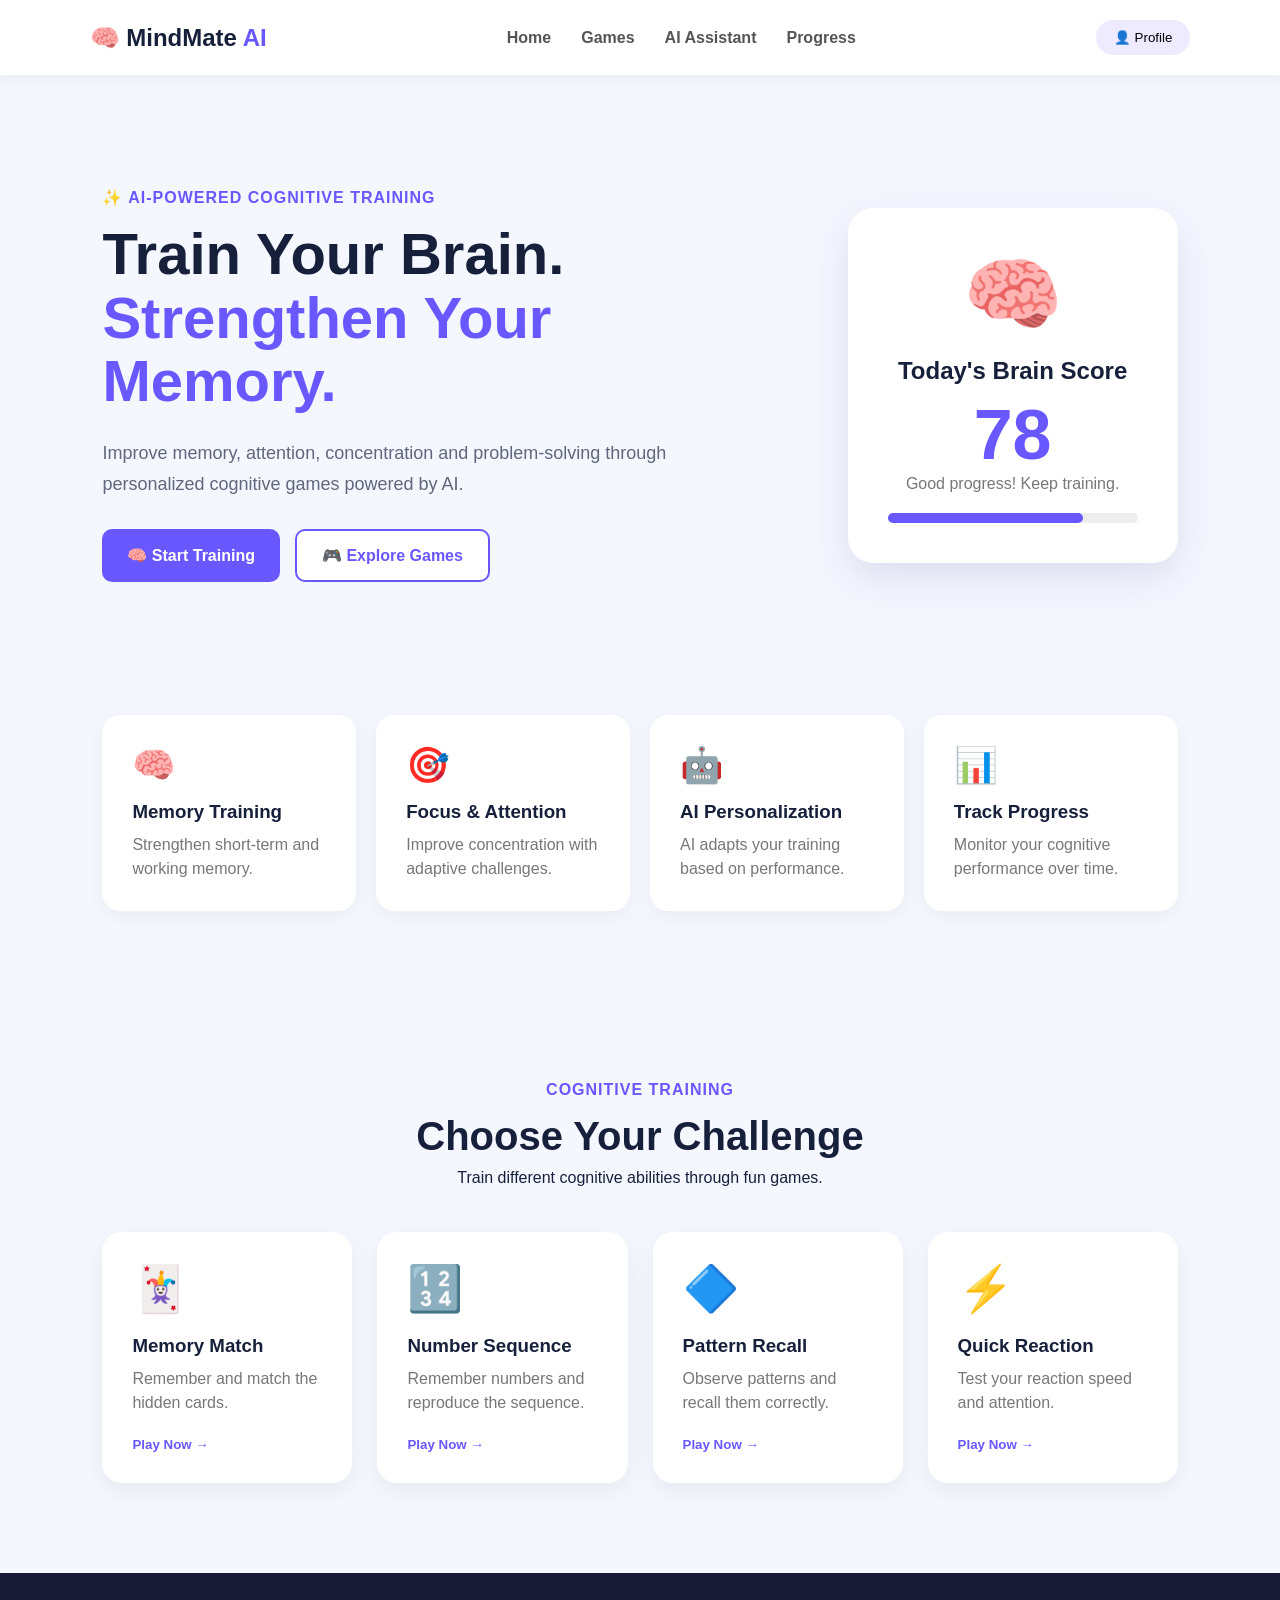
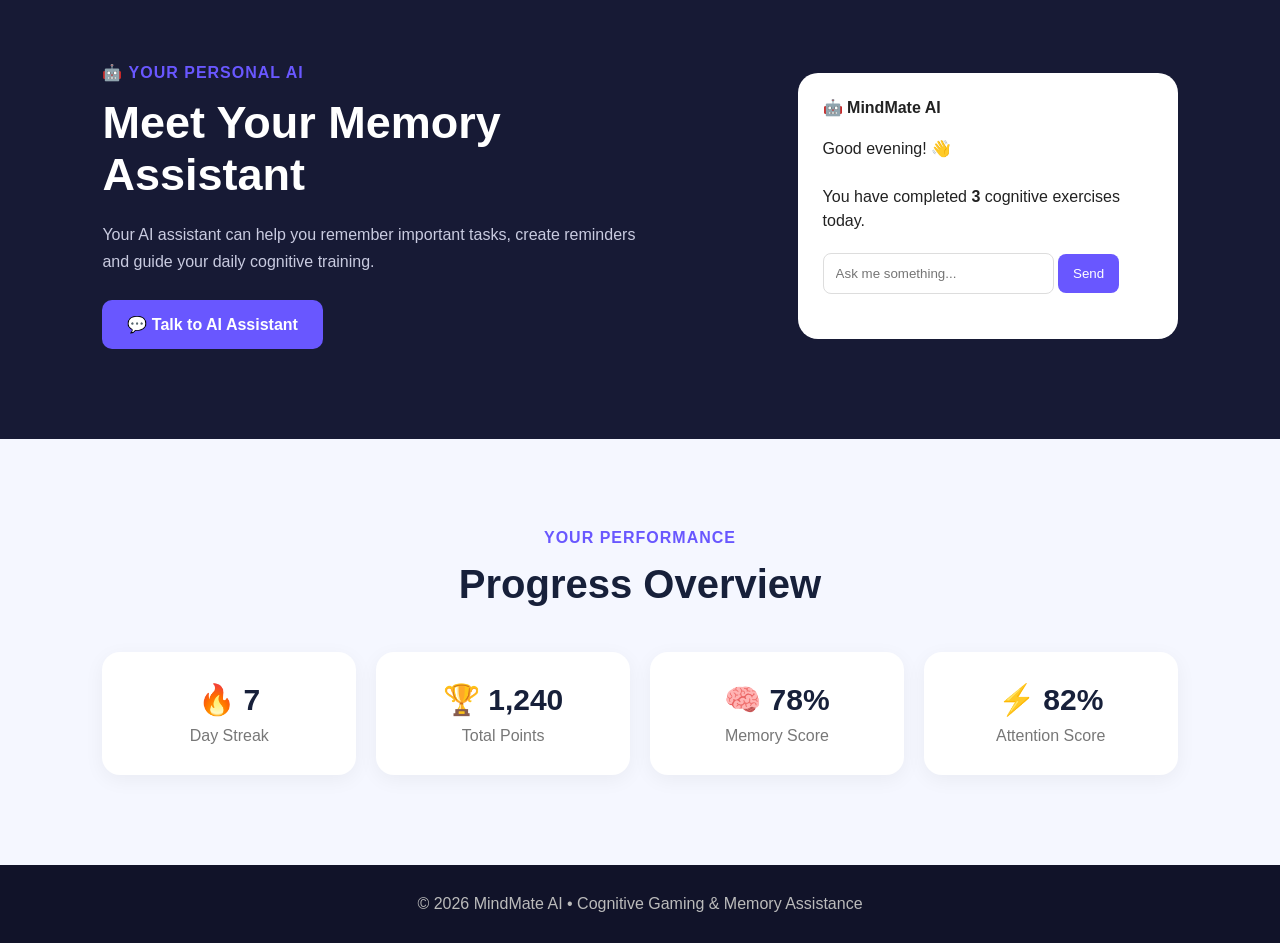
<file: index.html>
<!DOCTYPE html>
<html lang="en">
<head>
    <meta charset="UTF-8">
    <meta name="viewport" content="width=device-width, initial-scale=1.0">
    <title>MindMate AI | Cognitive Gaming</title>
    <link rel="stylesheet" href="style.css">
</head>

<body>

    <header>
        <div class="logo">🧠 MindMate <span>AI</span></div>

        <nav>
            <a href="#home">Home</a>
            <a href="#games">Games</a>
            <a href="#assistant">AI Assistant</a>
            <a href="#progress">Progress</a>
        </nav>

        <button class="profile-btn">👤 Profile</button>
    </header>


    <main>

        <!-- HERO -->
        <section id="home" class="hero">

            <div class="hero-text">
                <p class="tag">✨ AI-POWERED COGNITIVE TRAINING</p>

                <h1>
                    Train Your Brain.<br>
                    <span>Strengthen Your Memory.</span>
                </h1>

                <p class="description">
                    Improve memory, attention, concentration and
                    problem-solving through personalized cognitive games
                    powered by AI.
                </p>

                <div class="hero-buttons">
                    <button class="primary-btn" onclick="startTraining()">
                        🧠 Start Training
                    </button>

                    <button class="secondary-btn" onclick="showGames()">
                        🎮 Explore Games
                    </button>
                </div>
            </div>

            <div class="brain-card">
                <div class="brain-icon">🧠</div>
                <h2>Today's Brain Score</h2>
                <div class="score">78</div>
                <p>Good progress! Keep training.</p>

                <div class="progress-bar">
                    <div></div>
                </div>
            </div>

        </section>


        <!-- FEATURES -->
        <section class="features">

            <div class="feature-card">
                <div>🧠</div>
                <h3>Memory Training</h3>
                <p>Strengthen short-term and working memory.</p>
            </div>

            <div class="feature-card">
                <div>🎯</div>
                <h3>Focus & Attention</h3>
                <p>Improve concentration with adaptive challenges.</p>
            </div>

            <div class="feature-card">
                <div>🤖</div>
                <h3>AI Personalization</h3>
                <p>AI adapts your training based on performance.</p>
            </div>

            <div class="feature-card">
                <div>📊</div>
                <h3>Track Progress</h3>
                <p>Monitor your cognitive performance over time.</p>
            </div>

        </section>


        <!-- GAMES -->
        <section id="games" class="section">

            <div class="section-title">
                <p class="tag">COGNITIVE TRAINING</p>
                <h2>Choose Your Challenge</h2>
                <p>Train different cognitive abilities through fun games.</p>
            </div>

            <div class="games-grid">

                <div class="game-card" onclick="playGame('Memory Match')">
                    <div class="game-icon">🃏</div>
                    <h3>Memory Match</h3>
                    <p>Remember and match the hidden cards.</p>
                    <button>Play Now →</button>
                </div>

                <div class="game-card" onclick="playGame('Number Sequence')">
                    <div class="game-icon">🔢</div>
                    <h3>Number Sequence</h3>
                    <p>Remember numbers and reproduce the sequence.</p>
                    <button>Play Now →</button>
                </div>

                <div class="game-card" onclick="playGame('Pattern Recall')">
                    <div class="game-icon">🔷</div>
                    <h3>Pattern Recall</h3>
                    <p>Observe patterns and recall them correctly.</p>
                    <button>Play Now →</button>
                </div>

                <div class="game-card" onclick="playGame('Quick Reaction')">
                    <div class="game-icon">⚡</div>
                    <h3>Quick Reaction</h3>
                    <p>Test your reaction speed and attention.</p>
                    <button onclick="playGame('Memory Match')">Play Now →</button>
                </div>

            </div>

        </section>


        <!-- AI ASSISTANT -->
        <section id="assistant" class="assistant-section">

            <div class="assistant-content">

                <p class="tag">🤖 YOUR PERSONAL AI</p>

                <h2>Meet Your Memory Assistant</h2>

                <p>
                    Your AI assistant can help you remember important
                    tasks, create reminders and guide your daily cognitive
                    training.
                </p>

                <button class="primary-btn" onclick="openAssistant()">
                    💬 Talk to AI Assistant
                </button>

            </div>

            <div class="assistant-box">

                <div class="ai-message">
                    🤖 <strong>MindMate AI</strong>
                </div>

                <p>
                    Good evening! 👋<br><br>
                    You have completed <strong>3</strong> cognitive
                    exercises today.
                </p>

                <input
                    type="text"
                    id="assistantInput"
                    placeholder="Ask me something..."
                >

                <button onclick="askAssistant()">Send</button>

                <p id="assistantResponse"></p>

            </div>

        </section>


        <!-- PROGRESS -->
        <section id="progress" class="section">

            <div class="section-title">
                <p class="tag">YOUR PERFORMANCE</p>
                <h2>Progress Overview</h2>
            </div>

            <div class="stats">

                <div class="stat-card">
                    <h3>🔥 7</h3>
                    <p>Day Streak</p>
                </div>

                <div class="stat-card">
                    <h3>🏆 1,240</h3>
                    <p>Total Points</p>
                </div>

                <div class="stat-card">
                    <h3>🧠 78%</h3>
                    <p>Memory Score</p>
                </div>

                <div class="stat-card">
                    <h3>⚡ 82%</h3>
                    <p>Attention Score</p>
                </div>

            </div>

        </section>

    </main>


    <footer>
        <p>© 2026 MindMate AI • Cognitive Gaming & Memory Assistance</p>
    </footer>

    <script src="script.js"></script>

</body>
</html>
</file>
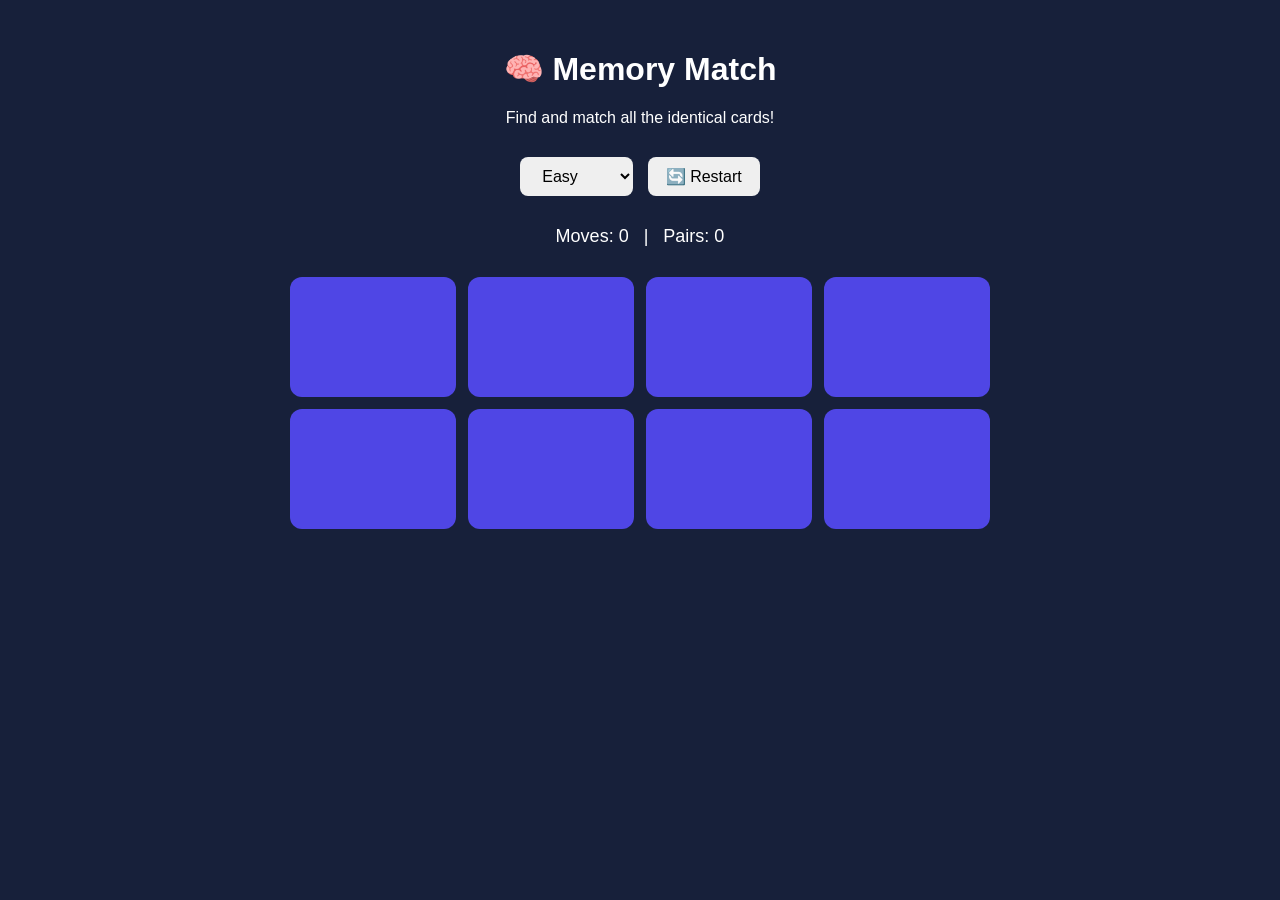
<file: memory-game.html>
<!DOCTYPE html>
<html lang="en">
<head>
    <meta charset="UTF-8">
    <meta name="viewport" content="width=device-width, initial-scale=1.0">
    <title>MindMate AI - Memory Match</title>

    <style>
        * {
            box-sizing: border-box;
        }

        body {
            margin: 0;
            padding: 20px;
            min-height: 100vh;
            font-family: Arial, sans-serif;
            background: #17203a;
            color: white;
            text-align: center;
        }

        h1 {
            margin-top: 30px;
        }

        .controls {
            margin: 25px 0;
        }

        select,
        button {
            padding: 10px 18px;
            margin: 5px;
            border: none;
            border-radius: 8px;
            cursor: pointer;
            font-size: 16px;
        }

        .game-board {
            max-width: 700px;
            margin: 30px auto;
            display: grid;
            grid-template-columns: repeat(4, 1fr);
            gap: 12px;
        }

        .card {
            height: 120px;
            background: #ffffff;
            color: #17203a;
            border-radius: 12px;
            display: flex;
            align-items: center;
            justify-content: center;
            font-size: 40px;
            cursor: pointer;
        }

        .card.hidden {
            background: #4f46e5;
            color: transparent;
        }

        .stats {
            margin: 20px;
            font-size: 18px;
        }

        #message {
            margin-top: 20px;
            font-size: 20px;
            font-weight: bold;
        }

        @media (max-width: 600px) {
            .game-board {
                grid-template-columns: repeat(3, 1fr);
            }

            .card {
                height: 90px;
                font-size: 30px;
            }
        }
    </style>
</head>

<body>

    <h1>🧠 Memory Match</h1>

    <p>Find and match all the identical cards!</p>

    <div class="controls">
        <select id="difficulty">
            <option value="easy">Easy</option>
            <option value="medium">Medium</option>
            <option value="hard">Hard</option>
        </select>

        <button onclick="startGame()">🔄 Restart</button>
    </div>

    <div class="stats">
        Moves: <span id="moves">0</span>
        &nbsp; | &nbsp;
        Pairs: <span id="pairs">0</span>
    </div>

    <div id="gameBoard" class="game-board"></div>

    <div id="message"></div>

    <script>
        const emojis = [
            "🍎", "🍌", "🍇", "🍉",
            "🍓", "🍊", "🥝", "🍍"
        ];

        let cards = [];
        let firstCard = null;
        let secondCard = null;
        let lockBoard = false;
        let moves = 0;
        let pairs = 0;

        function startGame() {
            const difficulty = document.getElementById("difficulty").value;

            let pairCount = 4;

            if (difficulty === "medium") {
                pairCount = 6;
            }

            if (difficulty === "hard") {
                pairCount = 8;
            }

            cards = [...emojis.slice(0, pairCount), ...emojis.slice(0, pairCount)];

            cards.sort(() => Math.random() - 0.5);

            firstCard = null;
            secondCard = null;
            lockBoard = false;
            moves = 0;
            pairs = 0;

            document.getElementById("moves").textContent = moves;
            document.getElementById("pairs").textContent = pairs;
            document.getElementById("message").textContent = "";

            const board = document.getElementById("gameBoard");
            board.innerHTML = "";

            cards.forEach((emoji, index) => {
                const card = document.createElement("div");

                card.className = "card hidden";
                card.dataset.value = emoji;
                card.textContent = emoji;

                card.onclick = function () {
                    flipCard(card);
                };

                board.appendChild(card);
            });
        }

        function flipCard(card) {
            if (lockBoard) return;
            if (!card.classList.contains("hidden")) return;
            if (card === firstCard) return;

            card.classList.remove("hidden");

            if (!firstCard) {
                firstCard = card;
                return;
            }

            secondCard = card;
            moves++;

            document.getElementById("moves").textContent = moves;

            checkMatch();
        }

        function checkMatch() {
            if (firstCard.dataset.value === secondCard.dataset.value) {
                pairs++;

                document.getElementById("pairs").textContent = pairs;

                firstCard = null;
                secondCard = null;

                if (pairs === cards.length / 2) {
                    document.getElementById("message").textContent =
                        "🎉 Congratulations! You matched all cards!";
                }

            } else {
                lockBoard = true;

                setTimeout(() => {
                    firstCard.classList.add("hidden");
                    secondCard.classList.add("hidden");

                    firstCard = null;
                    secondCard = null;
                    lockBoard = false;
                }, 800);
            }
        }

        startGame();
    </script>

</body>
</html>
</file>
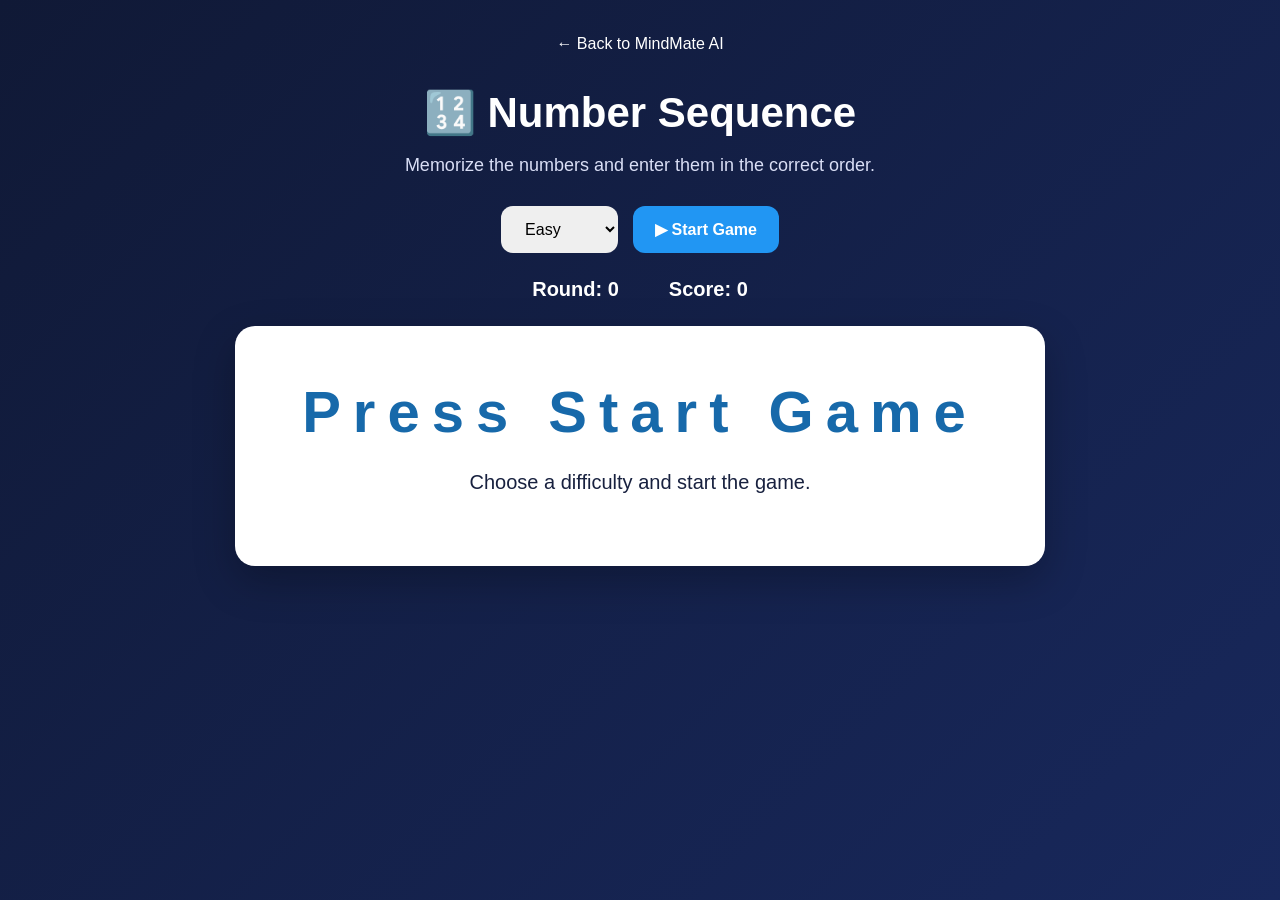
<file: number-sequence.html>
<!DOCTYPE html>
<html lang="en">
<head>
    <meta charset="UTF-8">
    <meta name="viewport" content="width=device-width, initial-scale=1.0">

    <title>MindMate AI - Number Sequence</title>

    <style>
        * {
            box-sizing: border-box;
        }

        body {
            margin: 0;
            font-family: Arial, sans-serif;
            background: linear-gradient(135deg, #101936, #18285c);
            color: white;
            min-height: 100vh;
        }

        .container {
            width: 90%;
            max-width: 850px;
            margin: auto;
            text-align: center;
            padding: 35px 20px;
        }

        .back {
            display: inline-block;
            color: white;
            text-decoration: none;
            margin-bottom: 25px;
            font-size: 16px;
        }

        .back:hover {
            text-decoration: underline;
        }

        h1 {
            font-size: 42px;
            margin: 10px 0;
        }

        .subtitle {
            font-size: 18px;
            color: #d9def5;
            margin-bottom: 30px;
        }

        .controls {
            display: flex;
            justify-content: center;
            align-items: center;
            gap: 15px;
            flex-wrap: wrap;
            margin-bottom: 25px;
        }

        select,
        button,
        input {
            font-family: inherit;
        }

        select {
            padding: 14px 20px;
            border: none;
            border-radius: 12px;
            font-size: 16px;
            cursor: pointer;
        }

        button {
            padding: 14px 22px;
            border: none;
            border-radius: 12px;
            background: #2196f3;
            color: white;
            font-size: 16px;
            font-weight: bold;
            cursor: pointer;
        }

        button:hover {
            background: #1976d2;
            transform: translateY(-1px);
        }

        .stats {
            display: flex;
            justify-content: center;
            gap: 50px;
            margin: 20px 0;
            font-size: 20px;
            font-weight: bold;
        }

        .game-box {
            background: white;
            color: #18213f;
            border-radius: 20px;
            padding: 45px 25px;
            margin-top: 25px;
            box-shadow: 0 15px 40px rgba(0,0,0,0.25);
        }

        #numberBox {
            font-size: 58px;
            font-weight: bold;
            letter-spacing: 12px;
            min-height: 80px;
            display: flex;
            justify-content: center;
            align-items: center;
            color: #1769aa;
        }

        #message {
            font-size: 20px;
            margin: 20px 0;
            min-height: 30px;
        }

        .input-area {
            display: none;
            margin-top: 25px;
        }

        .input-area p {
            font-size: 18px;
            margin-bottom: 12px;
        }

        #answer {
            width: 80%;
            max-width: 450px;
            padding: 16px;
            border: 2px solid #b9c4e5;
            border-radius: 12px;
            font-size: 24px;
            text-align: center;
            outline: none;
        }

        #answer:focus {
            border-color: #2196f3;
        }

        .submit-btn {
            margin-top: 15px;
        }

        .result {
            display: none;
            margin-top: 25px;
            padding: 25px;
            border-radius: 15px;
            background: #eef5ff;
        }

        .result h2 {
            margin-top: 0;
        }

        .correct {
            color: #188038;
            font-weight: bold;
        }

        .wrong {
            color: #d93025;
            font-weight: bold;
        }

        @media (max-width: 600px) {

            h1 {
                font-size: 32px;
            }

            .stats {
                gap: 25px;
                font-size: 17px;
            }

            #numberBox {
                font-size: 40px;
                letter-spacing: 7px;
            }

            #answer {
                width: 100%;
            }
        }
    </style>
</head>

<body>

<div class="container">

    <a href="index.html" class="back">← Back to MindMate AI</a>

    <h1>🔢 Number Sequence</h1>

    <p class="subtitle">
        Memorize the numbers and enter them in the correct order.
    </p>

    <div class="controls">

        <select id="difficulty">
            <option value="easy">Easy</option>
            <option value="medium">Medium</option>
            <option value="hard">Hard</option>
        </select>

        <button onclick="startGame()">▶ Start Game</button>

    </div>

    <div class="stats">

        <span>
            Round:
            <b id="round">0</b>
        </span>

        <span>
            Score:
            <b id="score">0</b>
        </span>

    </div>

    <div class="game-box">

        <div id="numberBox">
            Press Start Game
        </div>

        <div id="message">
            Choose a difficulty and start the game.
        </div>

        <!-- THIS IS THE INPUT BOX -->
        <div id="inputArea" class="input-area">

            <p>Enter the number you remember:</p>

            <input
                type="text"
                id="answer"
                placeholder="Enter number here"
                autocomplete="off"
            >

            <br>

            <button class="submit-btn" onclick="checkAnswer()">
                ✓ Submit Answer
            </button>

        </div>

        <div id="result" class="result">

            <h2 id="resultTitle"></h2>

            <p id="resultText"></p>

            <button onclick="startGame()">
                ▶ Next Round
            </button>

        </div>

    </div>

</div>


<script>

    let sequence = "";
    let score = 0;
    let round = 0;
    let canAnswer = false;

    function startGame() {

        // Get selected difficulty
        const difficulty =
            document.getElementById("difficulty").value;

        // Settings for each level
        let length = 4;
        let displayTime = 2000;

        if (difficulty === "medium") {
            length = 6;
            displayTime = 2500;
        }

        if (difficulty === "hard") {
            length = 8;
            displayTime = 3000;
        }

        // Generate random number sequence
        sequence = "";

        for (let i = 0; i < length; i++) {
            sequence += Math.floor(Math.random() * 10);
        }

        // Update round
        round++;

        document.getElementById("round").textContent = round;

        // Hide input
        document.getElementById("inputArea").style.display = "none";

        // Hide result
        document.getElementById("result").style.display = "none";

        // Show sequence
        document.getElementById("numberBox").textContent = sequence;

        document.getElementById("message").textContent =
            "Memorize the number!";

        canAnswer = false;

        // Hide number after selected time
        setTimeout(function () {

            document.getElementById("numberBox").textContent =
                "???";

            document.getElementById("message").textContent =
                "Now enter the number you remember.";

            // SHOW INPUT BOX
            document.getElementById("inputArea").style.display =
                "block";

            document.getElementById("answer").value = "";

            document.getElementById("answer").focus();

            canAnswer = true;

        }, displayTime);
    }


    function checkAnswer() {

        if (!canAnswer) {
            return;
        }

        const answer =
            document.getElementById("answer").value.trim();

        if (answer === "") {

            document.getElementById("message").textContent =
                "⚠️ Please enter a number first.";

            document.getElementById("answer").focus();

            return;
        }

        canAnswer = false;

        if (answer === sequence) {

            score += 10;

            document.getElementById("score").textContent =
                score;

            document.getElementById("resultTitle").textContent =
                "🎉 Correct!";

            document.getElementById("resultText").textContent =
                "Excellent memory! You remembered the sequence correctly.";

            document.getElementById("message").innerHTML =
                '<span class="correct">✓ Correct answer!</span>';

        } else {

            document.getElementById("resultTitle").textContent =
                "❌ Incorrect";

            document.getElementById("resultText").textContent =
                "The correct sequence was: " + sequence;

            document.getElementById("message").innerHTML =
                '<span class="wrong">✗ Incorrect answer.</span>';
        }

        // Hide input
        document.getElementById("inputArea").style.display =
            "none";

        // Show result
        document.getElementById("result").style.display =
            "block";
    }


    // Allow ENTER key to submit
    document.getElementById("answer").addEventListener(
        "keydown",
        function(event) {

            if (event.key === "Enter") {
                checkAnswer();
            }

        }
    );

</script>

</body>
</html>
</file>
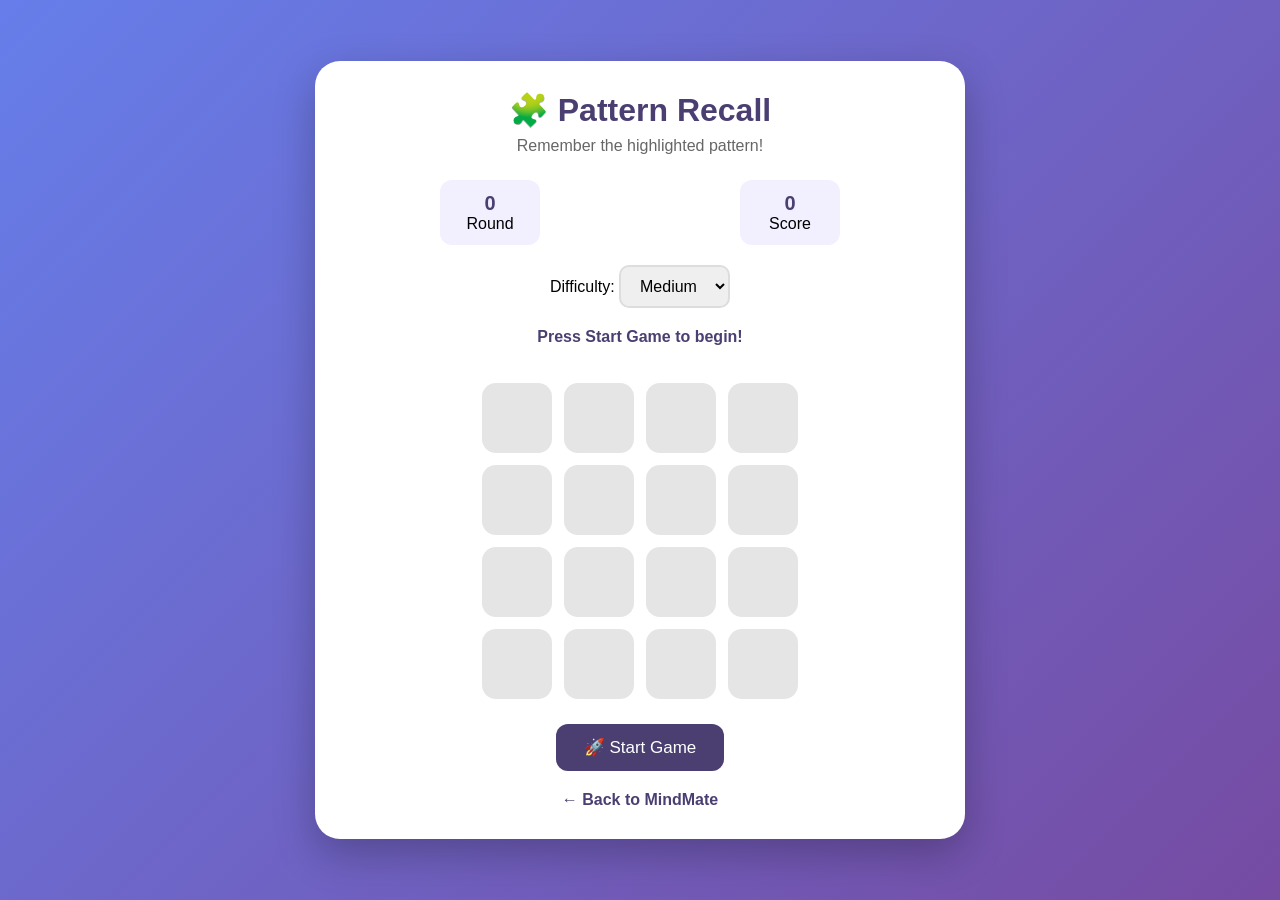
<file: pattern-recall.html>
<!DOCTYPE html>
<html lang="en">
<head>
    <meta charset="UTF-8">
    <meta name="viewport" content="width=device-width, initial-scale=1.0">
    <title>Pattern Recall - MindMate AI</title>

    <style>
        * {
            box-sizing: border-box;
            margin: 0;
            padding: 0;
        }

        body {
            font-family: Arial, sans-serif;
            min-height: 100vh;
            background: linear-gradient(135deg, #667eea, #764ba2);
            display: flex;
            justify-content: center;
            align-items: center;
            padding: 20px;
        }

        .game-container {
            width: 100%;
            max-width: 650px;
            background: white;
            border-radius: 25px;
            padding: 30px;
            text-align: center;
            box-shadow: 0 15px 40px rgba(0, 0, 0, 0.25);
        }

        h1 {
            color: #4b3f72;
            margin-bottom: 8px;
        }

        .subtitle {
            color: #666;
            margin-bottom: 25px;
        }

        .stats {
            display: flex;
            justify-content: space-around;
            margin-bottom: 20px;
            gap: 10px;
        }

        .stat {
            background: #f2f0ff;
            padding: 12px 18px;
            border-radius: 12px;
            min-width: 100px;
        }

        .stat strong {
            display: block;
            color: #4b3f72;
            font-size: 20px;
        }

        .difficulty {
            margin-bottom: 20px;
        }

        select {
            padding: 10px 15px;
            border-radius: 10px;
            border: 2px solid #ddd;
            font-size: 16px;
        }

        .message {
            min-height: 30px;
            margin: 15px 0;
            font-weight: bold;
            color: #4b3f72;
        }

        .grid {
            display: grid;
            grid-template-columns: repeat(4, 70px);
            gap: 12px;
            justify-content: center;
            margin: 25px auto;
        }

        .tile {
            width: 70px;
            height: 70px;
            border: none;
            border-radius: 14px;
            background: #e5e5e5;
            cursor: pointer;
            transition: 0.2s;
        }

        .tile:hover {
            transform: scale(1.05);
        }

        .tile.active {
            background: #6c63ff;
            box-shadow: 0 0 20px rgba(108, 99, 255, 0.7);
        }

        .tile.selected {
            background: #4caf50;
        }

        button.start {
            border: none;
            background: #4b3f72;
            color: white;
            padding: 13px 28px;
            border-radius: 12px;
            font-size: 17px;
            cursor: pointer;
        }

        button.start:hover {
            background: #352c58;
        }

        .back {
            display: inline-block;
            margin-top: 20px;
            text-decoration: none;
            color: #4b3f72;
            font-weight: bold;
        }

        @media (max-width: 500px) {
            .grid {
                grid-template-columns: repeat(4, 55px);
                gap: 8px;
            }

            .tile {
                width: 55px;
                height: 55px;
            }

            .game-container {
                padding: 20px;
            }
        }
    </style>
</head>

<body>

<div class="game-container">

    <h1>🧩 Pattern Recall</h1>
    <p class="subtitle">Remember the highlighted pattern!</p>

    <div class="stats">
        <div class="stat">
            <strong id="round">0</strong>
            Round
        </div>

        <div class="stat">
            <strong id="score">0</strong>
            Score
        </div>
    </div>

    <div class="difficulty">
        <label for="difficulty">Difficulty: </label>

        <select id="difficulty">
            <option value="3">Easy</option>
            <option value="5" selected>Medium</option>
            <option value="7">Hard</option>
        </select>
    </div>

    <div class="message" id="message">
        Press Start Game to begin!
    </div>

    <div class="grid" id="grid"></div>

    <button class="start" onclick="startGame()">
        🚀 Start Game
    </button>

    <br>

    <a class="back" href="index.html">
        ← Back to MindMate
    </a>

</div>

<script>

    const grid = document.getElementById("grid");
    const message = document.getElementById("message");
    const scoreDisplay = document.getElementById("score");
    const roundDisplay = document.getElementById("round");
    const difficulty = document.getElementById("difficulty");

    let pattern = [];
    let selected = [];
    let score = 0;
    let round = 0;
    let acceptingInput = false;

    function createGrid() {

        grid.innerHTML = "";

        for (let i = 0; i < 16; i++) {

            const tile = document.createElement("button");

            tile.className = "tile";
            tile.dataset.index = i;

            tile.addEventListener("click", () => selectTile(i, tile));

            grid.appendChild(tile);
        }
    }

    function startGame() {

        score = 0;
        round = 0;

        scoreDisplay.textContent = score;
        roundDisplay.textContent = round;

        createGrid();

        nextRound();
    }

    function nextRound() {

        round++;

        roundDisplay.textContent = round;

        selected = [];
        acceptingInput = false;

        const patternSize = Number(difficulty.value);

        pattern = [];

        while (pattern.length < patternSize) {

            const randomTile = Math.floor(Math.random() * 16);

            if (!pattern.includes(randomTile)) {
                pattern.push(randomTile);
            }
        }

        message.textContent = "👀 Remember the pattern...";

        const tiles = document.querySelectorAll(".tile");

        pattern.forEach(index => {
            tiles[index].classList.add("active");
        });

        setTimeout(() => {

            tiles.forEach(tile => {
                tile.classList.remove("active");
            });

            acceptingInput = true;

            message.textContent =
                "🧠 Now reproduce the pattern!";

        }, 1800);
    }

    function selectTile(index, tile) {

        if (!acceptingInput) {
            return;
        }

        if (selected.includes(index)) {
            return;
        }

        selected.push(index);

        tile.classList.add("selected");

        if (selected.length === pattern.length) {

            acceptingInput = false;

            checkPattern();
        }
    }

    function checkPattern() {

        const correct =
            selected.length === pattern.length &&
            selected.every(index => pattern.includes(index));

        if (correct) {

            score += 10;

            scoreDisplay.textContent = score;

            message.textContent =
                "🎉 Excellent! Pattern remembered!";

            setTimeout(() => {
                nextRound();
            }, 1200);

        } else {

            message.textContent =
                "❌ Incorrect pattern! Try the next round.";

            setTimeout(() => {
                nextRound();
            }, 1500);
        }
    }

    createGrid();

</script>

</body>
</html>
</file>
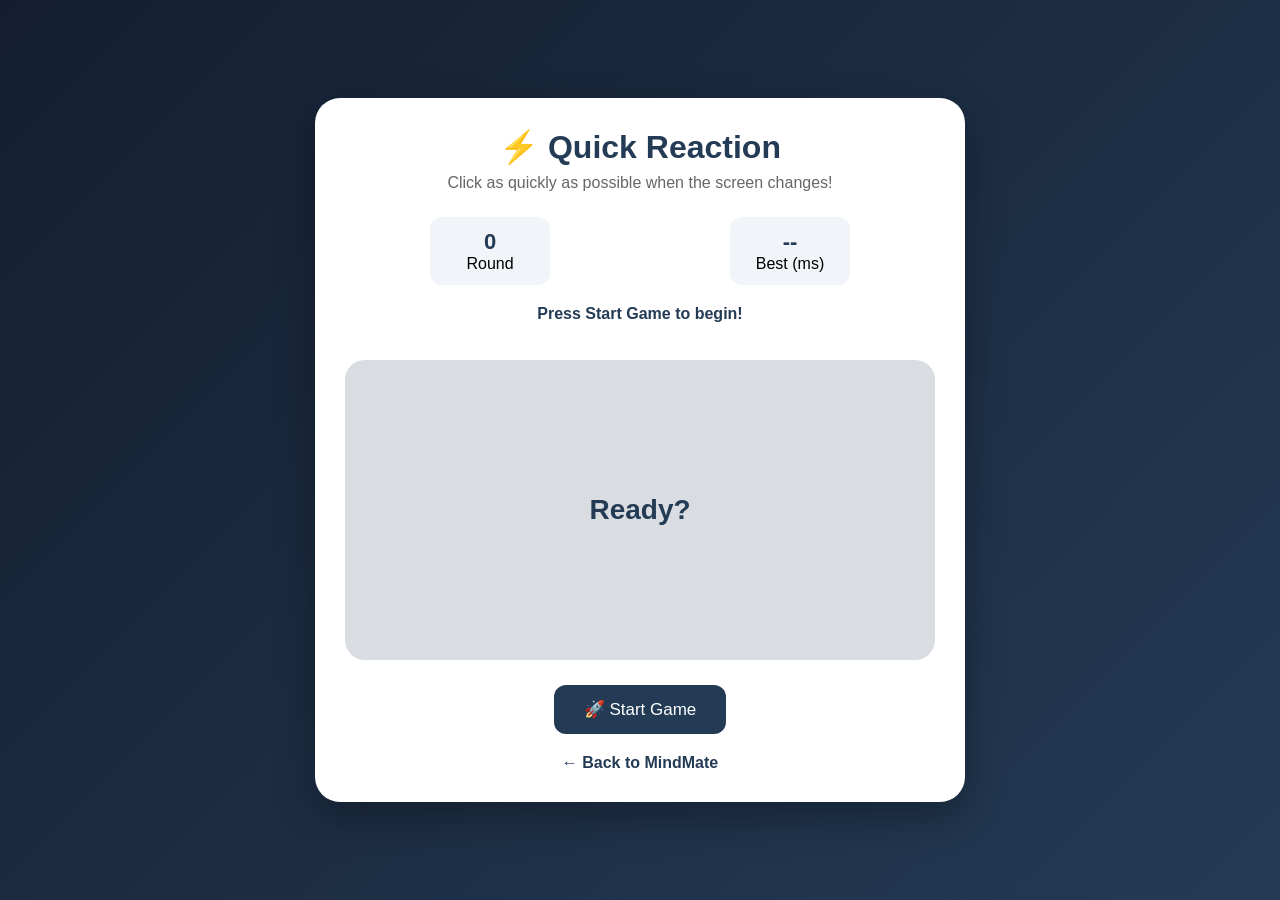
<file: quick-reaction.html>
<!DOCTYPE html>
<html lang="en">
<head>
    <meta charset="UTF-8">
    <meta name="viewport" content="width=device-width, initial-scale=1.0">
    <title>Quick Reaction - MindMate AI</title>

    <style>
        * {
            box-sizing: border-box;
            margin: 0;
            padding: 0;
        }

        body {
            font-family: Arial, sans-serif;
            min-height: 100vh;
            background: linear-gradient(135deg, #141e30, #243b55);
            display: flex;
            justify-content: center;
            align-items: center;
            padding: 20px;
        }

        .game-container {
            width: 100%;
            max-width: 650px;
            background: white;
            border-radius: 25px;
            padding: 30px;
            text-align: center;
            box-shadow: 0 15px 40px rgba(0,0,0,0.3);
        }

        h1 {
            color: #243b55;
            margin-bottom: 8px;
        }

        .subtitle {
            color: #666;
            margin-bottom: 25px;
        }

        .stats {
            display: flex;
            justify-content: space-around;
            gap: 10px;
            margin-bottom: 20px;
        }

        .stat {
            background: #f1f4f8;
            padding: 12px 20px;
            border-radius: 12px;
            min-width: 120px;
        }

        .stat strong {
            display: block;
            font-size: 22px;
            color: #243b55;
        }

        #reactionBox {
            width: 100%;
            height: 300px;
            border-radius: 20px;
            background: #d9dde2;
            display: flex;
            justify-content: center;
            align-items: center;
            margin: 25px 0;
            cursor: pointer;
            user-select: none;
            transition: 0.15s;
        }

        #reactionText {
            font-size: 28px;
            font-weight: bold;
            color: #243b55;
            padding: 20px;
        }

        #reactionBox.ready {
            background: #42d66b;
        }

        .start {
            border: none;
            background: #243b55;
            color: white;
            padding: 14px 30px;
            border-radius: 12px;
            font-size: 17px;
            cursor: pointer;
        }

        .start:hover {
            opacity: 0.9;
        }

        .message {
            min-height: 30px;
            font-weight: bold;
            color: #243b55;
        }

        .back {
            display: inline-block;
            margin-top: 20px;
            text-decoration: none;
            color: #243b55;
            font-weight: bold;
        }

        @media (max-width: 500px) {
            #reactionBox {
                height: 240px;
            }

            #reactionText {
                font-size: 22px;
            }
        }
    </style>
</head>

<body>

<div class="game-container">

    <h1>⚡ Quick Reaction</h1>

    <p class="subtitle">
        Click as quickly as possible when the screen changes!
    </p>

    <div class="stats">

        <div class="stat">
            <strong id="round">0</strong>
            Round
        </div>

        <div class="stat">
            <strong id="best">--</strong>
            Best (ms)
        </div>

    </div>

    <div class="message" id="message">
        Press Start Game to begin!
    </div>

    <div id="reactionBox" onclick="reactionClick()">

        <div id="reactionText">
            Ready?
        </div>

    </div>

    <button class="start" onclick="startGame()">
        🚀 Start Game
    </button>

    <br>

    <a class="back" href="index.html">
        ← Back to MindMate
    </a>

</div>

<script>

    const reactionBox = document.getElementById("reactionBox");
    const reactionText = document.getElementById("reactionText");
    const message = document.getElementById("message");
    const roundDisplay = document.getElementById("round");
    const bestDisplay = document.getElementById("best");

    let waiting = false;
    let ready = false;
    let startTime = 0;
    let round = 0;
    let bestTime = null;
    let timer = null;

    function startGame() {

        clearTimeout(timer);

        round = 0;
        bestTime = null;

        roundDisplay.textContent = "0";
        bestDisplay.textContent = "--";

        nextRound();
    }

    function nextRound() {

        round++;

        roundDisplay.textContent = round;

        waiting = true;
        ready = false;

        reactionBox.classList.remove("ready");

        reactionText.textContent = "Wait for it...";
        message.textContent = "👀 Don't click yet!";

        const randomDelay =
            Math.floor(Math.random() * 3000) + 2000;

        timer = setTimeout(() => {

            ready = true;
            waiting = false;

            reactionBox.classList.add("ready");

            reactionText.textContent = "CLICK NOW! ⚡";
            message.textContent = "🔥 GO!";

            startTime = performance.now();

        }, randomDelay);
    }

    function reactionClick() {

        if (waiting) {

            clearTimeout(timer);

            waiting = false;

            reactionText.textContent = "Too early! ❌";
            message.textContent =
                "You clicked too early. Try again.";

            setTimeout(nextRound, 1500);

            return;
        }

        if (!ready) {
            return;
        }

        const reactionTime =
            Math.round(performance.now() - startTime);

        ready = false;

        reactionBox.classList.remove("ready");

        reactionText.textContent =
            reactionTime + " ms";

        message.textContent =
            "⚡ Great reaction!";

        if (bestTime === null || reactionTime < bestTime) {

            bestTime = reactionTime;

            bestDisplay.textContent = bestTime;

        }

        setTimeout(nextRound, 1500);
    }

</script>

</body>
</html>
</file>
<file: style.css>
* {
    margin: 0;
    padding: 0;
    box-sizing: border-box;
    font-family: Arial, sans-serif;
}

html {
    scroll-behavior: smooth;
}

body {
    background: #f5f7ff;
    color: #17203a;
}

/* HEADER */

header {
    height: 75px;
    background: white;
    display: flex;
    align-items: center;
    justify-content: space-between;
    padding: 0 7%;
    box-shadow: 0 3px 15px rgba(0,0,0,0.06);
    position: sticky;
    top: 0;
    z-index: 100;
}

.logo {
    font-size: 24px;
    font-weight: bold;
}

.logo span {
    color: #6957ff;
}

nav {
    display: flex;
    gap: 30px;
}

nav a {
    text-decoration: none;
    color: #555;
    font-weight: 600;
}

nav a:hover {
    color: #6957ff;
}

.profile-btn {
    border: none;
    padding: 10px 18px;
    border-radius: 20px;
    background: #eeeaff;
    cursor: pointer;
}


/* HERO */

.hero {
    min-height: 620px;
    padding: 80px 8%;
    display: flex;
    align-items: center;
    justify-content: space-between;
    gap: 60px;
}

.hero-text {
    max-width: 650px;
}

.tag {
    color: #6957ff;
    font-weight: bold;
    letter-spacing: 1px;
    margin-bottom: 15px;
}

.hero h1 {
    font-size: 58px;
    line-height: 1.1;
    margin-bottom: 25px;
}

.hero h1 span {
    color: #6957ff;
}

.description {
    font-size: 18px;
    line-height: 1.7;
    color: #60677d;
    margin-bottom: 30px;
}

.hero-buttons {
    display: flex;
    gap: 15px;
}

.primary-btn,
.secondary-btn {
    padding: 15px 25px;
    border-radius: 10px;
    font-size: 16px;
    font-weight: bold;
    cursor: pointer;
}

.primary-btn {
    border: none;
    background: #6957ff;
    color: white;
}

.secondary-btn {
    border: 2px solid #6957ff;
    background: white;
    color: #6957ff;
}


/* BRAIN CARD */

.brain-card {
    width: 330px;
    padding: 40px;
    text-align: center;
    background: white;
    border-radius: 25px;
    box-shadow: 0 15px 40px rgba(50,40,120,0.12);
}

.brain-icon {
    font-size: 80px;
    margin-bottom: 15px;
}

.brain-card h2 {
    margin-bottom: 10px;
}

.score {
    font-size: 70px;
    font-weight: bold;
    color: #6957ff;
}

.brain-card p {
    color: #777;
}

.progress-bar {
    height: 10px;
    background: #eee;
    border-radius: 10px;
    margin-top: 20px;
}

.progress-bar div {
    height: 100%;
    width: 78%;
    background: #6957ff;
    border-radius: 10px;
}


/* FEATURES */

.features {
    padding: 20px 8% 80px;
    display: grid;
    grid-template-columns: repeat(4, 1fr);
    gap: 20px;
}

.feature-card {
    background: white;
    padding: 30px;
    border-radius: 18px;
    box-shadow: 0 5px 20px rgba(0,0,0,0.05);
}

.feature-card div {
    font-size: 35px;
    margin-bottom: 15px;
}

.feature-card h3 {
    margin-bottom: 10px;
}

.feature-card p {
    color: #777;
    line-height: 1.5;
}


/* SECTIONS */

.section {
    padding: 90px 8%;
}

.section-title {
    text-align: center;
    margin-bottom: 45px;
}

.section-title h2 {
    font-size: 40px;
    margin-bottom: 10px;
}


/* GAMES */

.games-grid {
    display: grid;
    grid-template-columns: repeat(4, 1fr);
    gap: 25px;
}

.game-card {
    background: white;
    padding: 30px;
    border-radius: 20px;
    box-shadow: 0 8px 25px rgba(0,0,0,0.06);
    transition: 0.3s;
    cursor: pointer;
}

.game-card:hover {
    transform: translateY(-8px);
}

.game-icon {
    font-size: 45px;
    margin-bottom: 20px;
}

.game-card h3 {
    margin-bottom: 10px;
}

.game-card p {
    color: #777;
    line-height: 1.5;
    margin-bottom: 20px;
}

.game-card button {
    border: none;
    background: none;
    color: #6957ff;
    font-weight: bold;
    cursor: pointer;
}


/* AI ASSISTANT */

.assistant-section {
    padding: 90px 8%;
    background: #171a35;
    color: white;
    display: flex;
    justify-content: space-between;
    align-items: center;
    gap: 70px;
}

.assistant-content {
    max-width: 550px;
}

.assistant-content h2 {
    font-size: 45px;
    margin-bottom: 20px;
}

.assistant-content p:not(.tag) {
    color: #c9cbe0;
    line-height: 1.7;
    margin-bottom: 25px;
}

.assistant-box {
    background: white;
    color: #222;
    width: 380px;
    padding: 25px;
    border-radius: 20px;
}

.ai-message {
    margin-bottom: 20px;
}

.assistant-box p {
    line-height: 1.5;
    margin-bottom: 20px;
}

.assistant-box input {
    width: 70%;
    padding: 12px;
    border: 1px solid #ddd;
    border-radius: 8px;
}

.assistant-box button {
    padding: 12px 15px;
    background: #6957ff;
    color: white;
    border: none;
    border-radius: 8px;
    cursor: pointer;
}


/* STATS */

.stats {
    display: grid;
    grid-template-columns: repeat(4, 1fr);
    gap: 20px;
}

.stat-card {
    background: white;
    padding: 30px;
    border-radius: 18px;
    text-align: center;
    box-shadow: 0 5px 20px rgba(0,0,0,0.05);
}

.stat-card h3 {
    font-size: 30px;
    margin-bottom: 10px;
}

.stat-card p {
    color: #777;
}


/* FOOTER */

footer {
    padding: 30px;
    text-align: center;
    background: #111329;
    color: #bbb;
}


/* MOBILE */

@media (max-width: 900px) {

    nav {
        display: none;
    }

    .hero {
        flex-direction: column;
        text-align: center;
    }

    .hero h1 {
        font-size: 42px;
    }

    .hero-buttons {
        justify-content: center;
    }

    .features,
    .games-grid,
    .stats {
        grid-template-columns: repeat(2, 1fr);
    }

    .assistant-section {
        flex-direction: column;
    }
}

@media (max-width: 600px) {

    .features,
    .games-grid,
    .stats {
        grid-template-columns: 1fr;
    }

    .brain-card,
    .assistant-box {
        width: 100%;
    }
}
</file>
